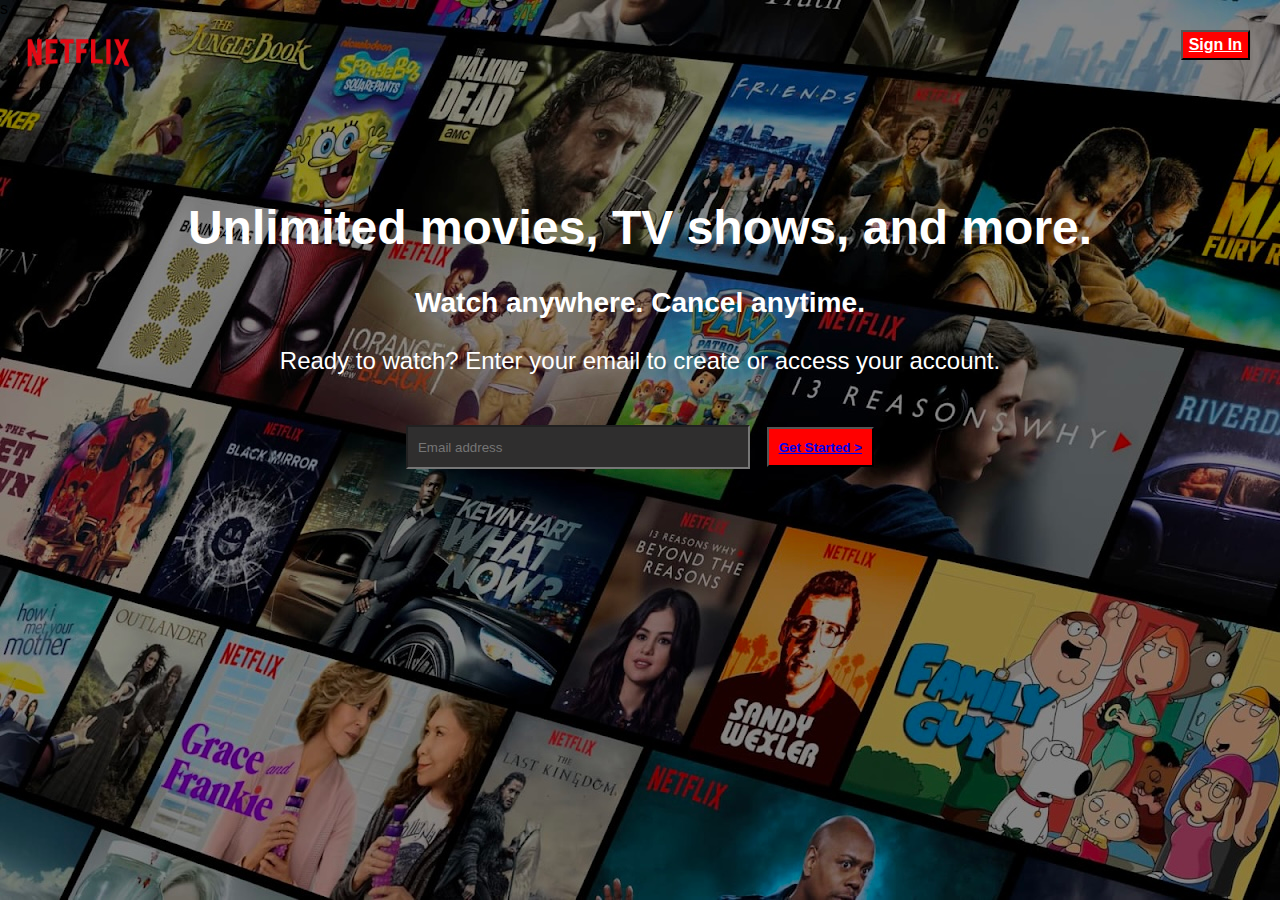
<file: index.html>
<!DOCTYPE html>
<html>
<head>
    
    <link rel="stylesheet" type="text/css" href="styles.css">
    <title>Netflix Learnable</title>
    
</head>
    
<body>
    <a href ="index.html "> 
        <img src="test3.png" alt="Logo" class="logo">
    </a>
    
    <button class="logon">
        <a href="Sign_in.html" style="color: white;">
          <b>Sign In</b>
        </a>
    </button>
    s
    <div class="container">
        <div class="header">
        
        </div>
        <div class="content">
            <h1><strong>Unlimited movies, TV shows, and more.</strong></h1>
            <h3>Watch anywhere. Cancel anytime.</h3>
            <p>Ready to watch? Enter your email to create or access your account.</p>
            <form action="./" method="post">
                <input type="email" name="email" placeholder="Email address" required>
                <button type="submit"> 
                    <a href="Sign_in.html">
                    <b>Get Started &gt; </b></button>
                </a>
            </form>
        
        </div>
    </div>
</body>
</html>
</file>
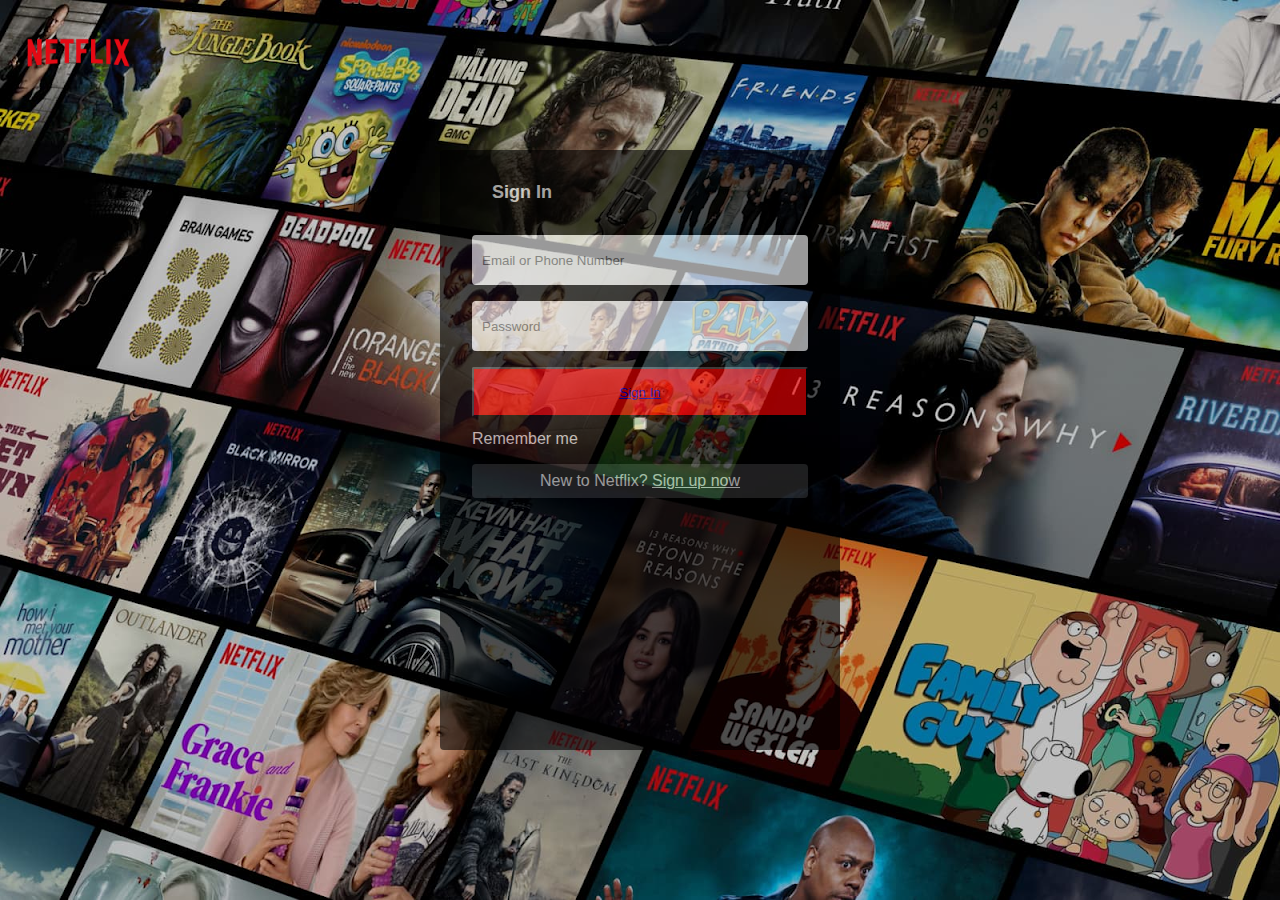
<file: Sign_in.html>
<!DOCTYPE html>
<html lang="en">
<head>
    <meta charset="UTF-8">
    <meta name="viewport" content="width=device-width, initial-scale=1.0">
    <title>Netflix Sign In</title>
    <link rel="stylesheet" type="text/css" href="Style_in.css">
<body>
    
    <a href ="index.html "> 
    <img src="test3.png" alt="Logo" class="logo">
    </a>
    
    <div class="boxed">
       
        
        <form action="#" class="form">
           
            <h2>Sign In</h2>
            
            <div class="email">
                <input type="text" placeholder="Email or Phone Number" required>
                </input>
            </div>
          
            <div class="password">
                <input type="password" placeholder="Password" required>
            </div>
            
        
        <button type="submit" style="opacity: 1;">
           <a href="whos.html" >   Sign In  </a>
        </button>
            <div class="form-help">
                
                <div class="remember-me">
                    <input type="checkbox" id="remember-me" class="check">
                    <label for="remember-me">Remember me</label>
                </div>

            </div>
        </form>
        
        <div class="sign-up" style="color: white;">
            New to Netflix? <a href="index.html" style="color: white;">Sign up now</a>
        </div>
       
    </div>
</body>
</html>
</file>
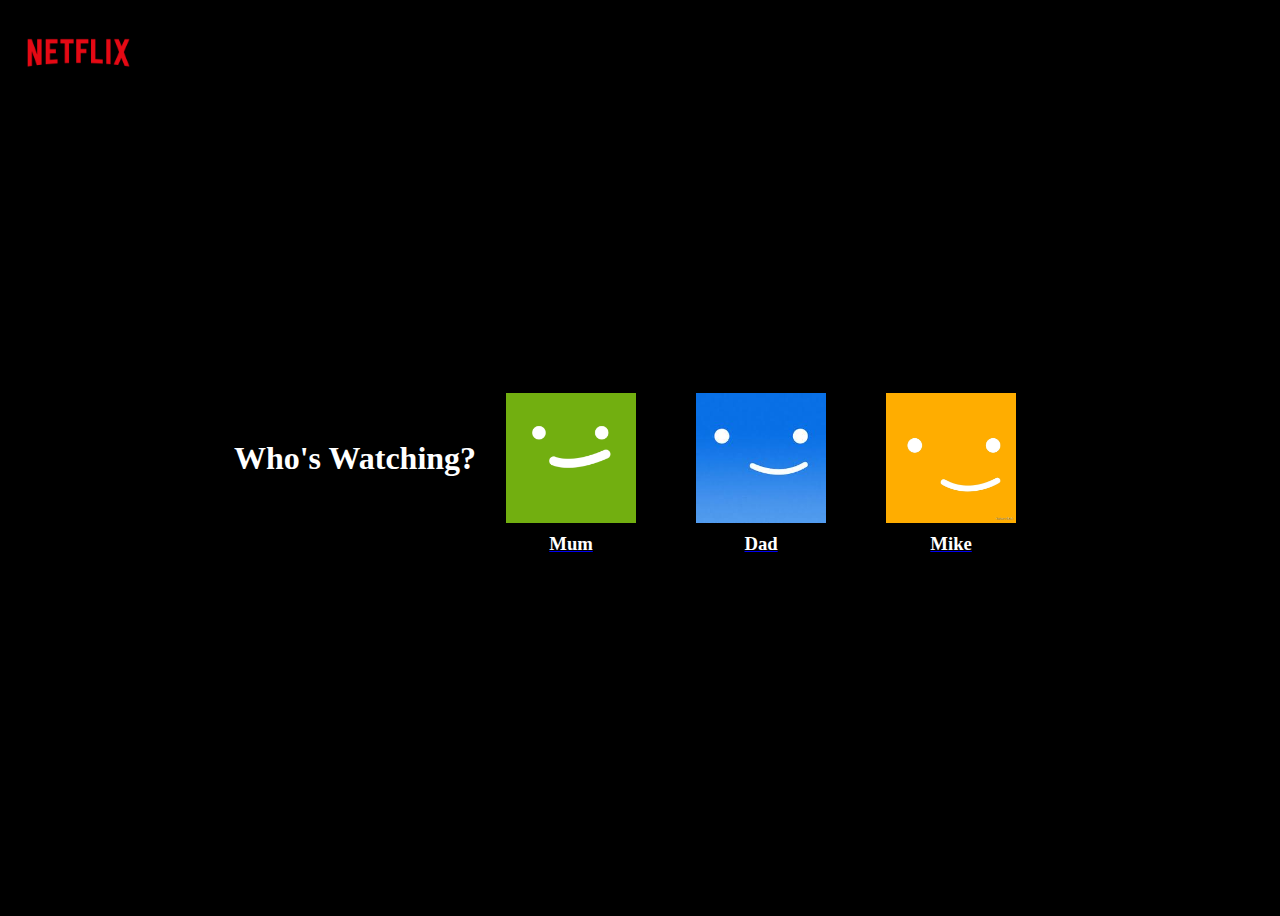
<file: whos.html>
<!DOCTYPE html>
<html>
<head>
	<title>Netflix - Who's Watching?</title>
	<link rel="stylesheet" type="text/css" href="whos_style.css">
</head>
<body>
    <a href ="index.html "> 
        <img src="test3.png" alt="Logo" class="logo">
    </a>
<header>
    <h1>Who's Watching?</h1>
</header>
	<div class="user-grid">
		
        <a href="logged.html" class="user-box" id="Mom">
			<img src="whogreen.png" alt="mom">
			<h3 style="color: white;">Mum</h3>
		</a>
		
        <a href="logged.html" class="user-box" id="Dad">
			<img src="whoblue.jpeg" alt="Dad">
			<h3 style="color:white;">Dad</h3>
		</a>
		
        <a href="logged.html" class="user-box" id="Mike">
			<img src="whoyellow.jpeg" alt="Mike">
			<h3 style="color: white;">Mike</h3>
		</a>
	</div>
</body>
</html>
</file>
<file: styles.css>
.logo {
    size: 0px;
}
body {
    margin: 0;
    padding: 0;
    font-family: Arial, sans-serif;
    background-image: url('Blurred.jpg');
}
.logo {
    width: 125px;
    height: auto;
    display: block;
    position: absolute; 
    top: 16px; 
    left: 16px; 
}
.logon{
    position: fixed;
    top: 30px;
    right: 30px;
    background-color: red;
    width: auto;
    height: 30px;
    font-family: Arial, sans-serif;
    font-size: medium;
}
h1{
    color: white;
    text-align: center;
}
h2{
    color: white;
}
h3{
    color: white;
}
p{
    color: white;
}

.container {
    display: flex;
    flex-direction: column;
    align-items: center;
    padding: 50px;
}

.header {
    text-align: center;
    margin-bottom: 50px;
}

.content {
    text-align: center;
    margin-top: 50px;
    font-size: x-large;
}

form {
    margin-top: 50px;
}

input[type="email"] {
    width: 320px;
    padding: 10px;
    margin-right: 10px;
    height: 20px;
    background-color: rgb(47, 46, 46);
}

button[type="submit"] {
    padding: 10px;
    background-color: red;
    color: white;
    width: auto;
    height: 40px;
}
</file>
<file: Style_in.css>
* {
    margin: 0;
    padding: 0;
    box-sizing: border-box;
}

body {
    display: flex;
    justify-content: center;
    align-items: center;
    height: 100vh;
    background-color: black;
    font-family: 'Roboto', sans-serif;
    background-image: url('Background.png');
}

.boxed {
    width: 400px;
    height: 600px;
    background-color: black;
    opacity: 0.6;
    border-radius: 4px;
    position: relative;
    padding: 32px;
    
}

h2{
    color: white;
    font-family: sans-serif;
    font-size: large;
    text-align: left;
    margin-bottom: 32px;
    padding-left: 20px;
}
label{
    color: white;
    display: block;
    margin-bottom: 8px;
}

input{
    border: 2px solid white;
    border-radius: 4px;
    padding: 8px;
    height: 50px;
    width: 100%;
    margin-bottom: 16px;
    display: block;
}
.check{
    height: auto;
    margin-bottom: auto;
    height: auto;
    left: 16px;
    top: 16px;

}
button{
    background-color: red;
    color: white;
    text-align: center;
    width: 100%;
    height: 50px;
    border-radius: 2px;
    
}
.sign-up {
    color: white;
    background-color: rgba(255, 255, 255, 0.2);
    padding: 8px 16px;
    border-radius: 4px;
    display: block;
    text-align: center;
    margin-top: 16px;
}

.sign-up:hover {
    background-color: rgba(255, 255, 255, 0.4);
}

.logo {
    width: 125px;
    height: auto;
    display: block;
    position: absolute; 
    top: 16px; 
    left: 16px; 
}
</file>
<file: whos_style.css>
body {
	background-color: black;
	display: flex;
	justify-content: center;
	align-items: center;
	height: 100vh;
}
h1{
   
    color: white;
}

.logo {
    width: 125px;
    height: auto;
    display: block;
    position: absolute; 
    top: 16px; 
    left: 16px; 
}


.user-grid {
	display: flex;
	flex-wrap:wrap;

}

.user-box {
	background-color: black;
	border: black;
	border-radius: 5px;
	width: 130px;
    height: 130px;
	margin: 10px;
	display: flex;
	flex-direction: column;
	align-items: center;
	padding: 20px;
	text-align: center;}


.user-box img {
  max-width: 100%;
  max-height: 100%;
  object-fit: cover;
}

.user-box h3 {
	margin-top: 10px;
	color: #333;
}
</file>
